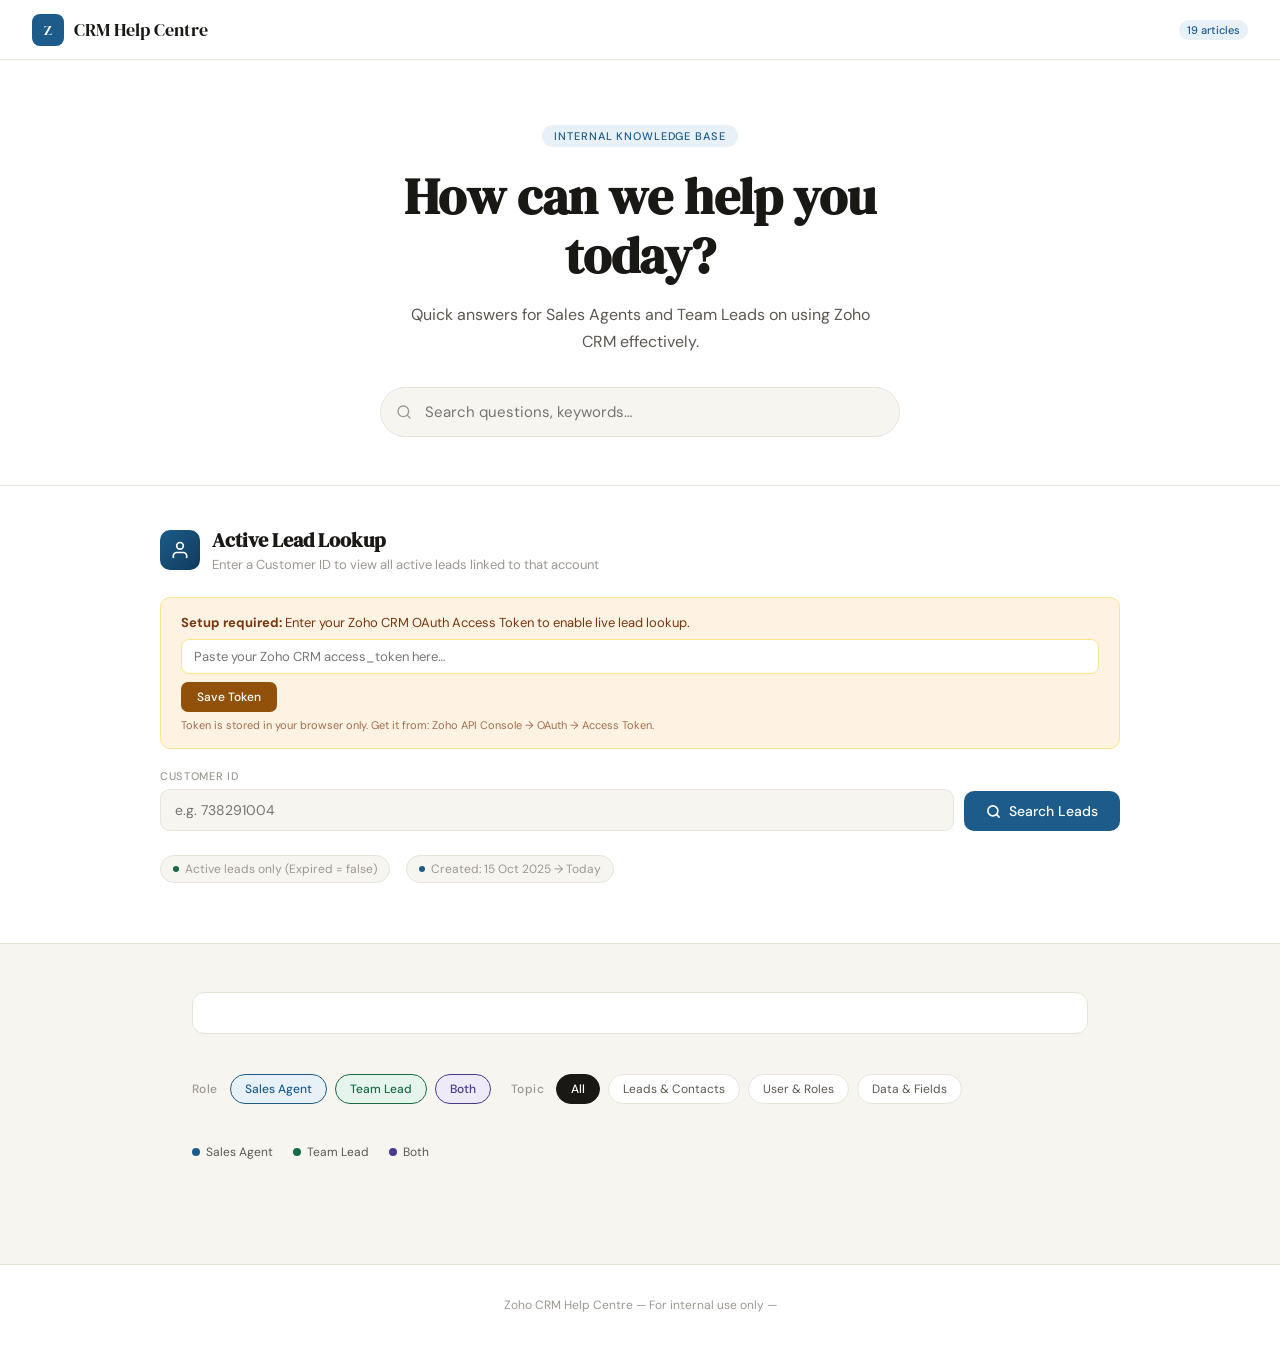
<file: faq (1).html>
<!DOCTYPE html>
<html lang="en">
<head>
<meta charset="UTF-8">
<meta name="viewport" content="width=device-width, initial-scale=1.0">
<title>Zoho CRM Help Centre</title>
<link href="https://fonts.googleapis.com/css2?family=DM+Serif+Display:ital@0;1&family=DM+Sans:wght@300;400;500&display=swap" rel="stylesheet">
<style>
  :root {
    --bg: #F7F5F0;
    --surface: #FFFFFF;
    --ink: #1A1814;
    --ink2: #5C5850;
    --ink3: #9C9890;
    --accent: #1D5C8A;
    --accent-light: #E8F1F8;
    --green: #1A6B45;
    --green-light: #E6F4EE;
    --purple: #4A3A8C;
    --purple-light: #EEEAF8;
    --border: #E8E4DC;
    --radius: 12px;
  }
  * { box-sizing: border-box; margin: 0; padding: 0; }
  body {
    font-family: 'DM Sans', sans-serif;
    background: var(--bg);
    color: var(--ink);
    min-height: 100vh;
  }

  /* NAV */
  nav {
    background: var(--surface);
    border-bottom: 1px solid var(--border);
    padding: 0 2rem;
    display: flex;
    align-items: center;
    justify-content: space-between;
    height: 60px;
    position: sticky;
    top: 0;
    z-index: 100;
  }
  .nav-brand {
    display: flex;
    align-items: center;
    gap: 10px;
    font-family: 'DM Serif Display', serif;
    font-size: 18px;
    color: var(--ink);
    text-decoration: none;
  }
  .nav-logo {
    width: 32px; height: 32px;
    background: var(--accent);
    border-radius: 8px;
    display: flex; align-items: center; justify-content: center;
    color: white; font-size: 14px; font-weight: 500;
  }
  .nav-badge {
    font-size: 11px; font-family: 'DM Sans', sans-serif;
    background: var(--accent-light); color: var(--accent);
    padding: 3px 8px; border-radius: 20px; font-weight: 500;
  }

  /* HERO */
  .hero {
    background: var(--surface);
    border-bottom: 1px solid var(--border);
    padding: 4rem 2rem 3rem;
    text-align: center;
  }
  .hero-tag {
    display: inline-block;
    font-size: 11px; font-weight: 500; letter-spacing: 0.08em;
    text-transform: uppercase; color: var(--accent);
    background: var(--accent-light);
    padding: 4px 12px; border-radius: 20px; margin-bottom: 1.25rem;
  }
  .hero h1 {
    font-family: 'DM Serif Display', serif;
    font-size: clamp(2rem, 5vw, 3.2rem);
    line-height: 1.15;
    color: var(--ink);
    margin-bottom: 1rem;
    max-width: 600px;
    margin-left: auto; margin-right: auto;
  }
  .hero p {
    font-size: 16px; color: var(--ink2);
    max-width: 480px; margin: 0 auto 2rem;
    line-height: 1.7;
  }
  .search-wrap {
    max-width: 520px;
    margin: 0 auto;
    position: relative;
  }
  .search-wrap svg {
    position: absolute; left: 16px; top: 50%;
    transform: translateY(-50%);
    color: var(--ink3);
  }
  #search {
    width: 100%;
    padding: 14px 16px 14px 44px;
    font-size: 15px;
    font-family: 'DM Sans', sans-serif;
    border: 1.5px solid var(--border);
    border-radius: 50px;
    background: var(--bg);
    color: var(--ink);
    outline: none;
    transition: border-color 0.2s, box-shadow 0.2s;
  }
  #search:focus {
    border-color: var(--accent);
    box-shadow: 0 0 0 3px rgba(29,92,138,0.1);
  }

  /* MAIN LAYOUT */
  .main {
    max-width: 960px;
    margin: 0 auto;
    padding: 3rem 2rem;
  }

  /* FILTERS */
  .filters-row {
    display: flex;
    flex-wrap: wrap;
    gap: 8px;
    margin-bottom: 2.5rem;
  }
  .filter-label {
    font-size: 12px; color: var(--ink3);
    align-self: center; margin-right: 4px;
    font-weight: 500; letter-spacing: 0.04em;
  }
  .chip {
    padding: 6px 14px;
    font-size: 12px; font-family: 'DM Sans', sans-serif;
    border: 1.5px solid var(--border);
    border-radius: 20px; cursor: pointer;
    background: var(--surface); color: var(--ink2);
    transition: all 0.15s; font-weight: 400;
    user-select: none;
  }
  .chip:hover { border-color: var(--ink3); }
  .chip.active-agent { background: var(--accent-light); color: var(--accent); border-color: var(--accent); font-weight: 500; }
  .chip.active-lead { background: var(--green-light); color: var(--green); border-color: var(--green); font-weight: 500; }
  .chip.active-both { background: var(--purple-light); color: var(--purple); border-color: var(--purple); font-weight: 500; }
  .chip.active-topic { background: var(--ink); color: white; border-color: var(--ink); font-weight: 500; }

  /* SECTION */
  .section { margin-bottom: 3rem; }
  .section-header {
    display: flex; align-items: center; gap: 12px;
    margin-bottom: 1rem;
  }
  .section-icon {
    width: 36px; height: 36px; border-radius: 10px;
    display: flex; align-items: center; justify-content: center;
    font-size: 16px; flex-shrink: 0;
  }
  .section-title {
    font-family: 'DM Serif Display', serif;
    font-size: 20px; color: var(--ink);
  }
  .section-count {
    font-size: 11px; color: var(--ink3);
    background: var(--bg); border: 1px solid var(--border);
    padding: 2px 8px; border-radius: 20px; margin-left: auto;
  }

  /* FAQ CARD */
  .faq-card {
    background: var(--surface);
    border: 1px solid var(--border);
    border-radius: var(--radius);
    margin-bottom: 8px;
    overflow: hidden;
    transition: box-shadow 0.2s;
  }
  .faq-card:hover { box-shadow: 0 2px 12px rgba(0,0,0,0.06); }
  .faq-q {
    display: flex; align-items: flex-start; gap: 12px;
    padding: 16px 20px; cursor: pointer;
  }
  .role-badge {
    flex-shrink: 0; margin-top: 1px;
    font-size: 9px; font-weight: 500; letter-spacing: 0.05em;
    padding: 3px 7px; border-radius: 4px; text-transform: uppercase;
  }
  .badge-agent { background: var(--accent-light); color: var(--accent); }
  .badge-lead { background: var(--green-light); color: var(--green); }
  .badge-both { background: var(--purple-light); color: var(--purple); }
  .faq-photo {
    width: 36px; height: 36px; border-radius: 8px;
    object-fit: cover; flex-shrink: 0; border: 1px solid var(--border);
  }
  .faq-photo-placeholder {
    width: 36px; height: 36px; border-radius: 8px;
    background: var(--bg); border: 1px solid var(--border);
    flex-shrink: 0; display: flex; align-items: center;
    justify-content: center; color: var(--ink3); font-size: 14px;
  }
  .faq-q-text {
    flex: 1;
    font-size: 15px; color: var(--ink); line-height: 1.5;
  }
  .faq-chevron {
    flex-shrink: 0; color: var(--ink3);
    transition: transform 0.25s; margin-top: 2px;
  }
  .faq-chevron.open { transform: rotate(180deg); }
  .faq-a {
    display: none;
    padding: 0 20px 18px 20px;
    border-top: 1px solid var(--border);
  }
  .faq-a.open { display: block; }
  .faq-a-inner {
    padding-top: 14px;
    font-size: 14px; color: var(--ink2); line-height: 1.8;
  }
  .faq-a-inner p { margin-bottom: 8px; }
  .faq-a-inner ul { margin: 8px 0 8px 18px; }
  .faq-a-inner li { margin-bottom: 6px; }
  .faq-a-inner code {
    font-family: monospace; font-size: 12px;
    background: var(--bg); padding: 1px 5px;
    border-radius: 4px; color: var(--ink);
    border: 1px solid var(--border);
  }
  .tip {
    margin-top: 12px; padding: 10px 14px;
    background: var(--accent-light);
    border-left: 3px solid var(--accent);
    border-radius: 0 8px 8px 0;
    font-size: 13px; color: var(--accent);
  }
  .faq-img-wrap {
    margin-top: 12px; border-radius: 8px; overflow: hidden;
    border: 1px solid var(--border);
  }
  .faq-img-wrap img {
    width: 100%; display: block;
    max-height: 260px; object-fit: cover;
  }

  /* NO RESULTS */
  .no-results {
    text-align: center; padding: 4rem 2rem;
    color: var(--ink3);
  }
  .no-results svg { margin-bottom: 1rem; opacity: 0.4; }
  .no-results p { font-size: 15px; }

  /* STATS BAR */
  .stats-bar {
    display: flex; gap: 1.5rem; flex-wrap: wrap;
    background: var(--surface);
    border: 1px solid var(--border);
    border-radius: var(--radius);
    padding: 1.25rem 1.5rem;
    margin-bottom: 2.5rem;
  }
  .stat { text-align: center; }
  .stat-num { font-family: 'DM Serif Display', serif; font-size: 28px; color: var(--ink); }
  .stat-label { font-size: 11px; color: var(--ink3); margin-top: 2px; text-transform: uppercase; letter-spacing: 0.06em; }

  /* LEGEND */
  .legend {
    display: flex; gap: 1.25rem; flex-wrap: wrap;
    margin-bottom: 1.5rem;
  }
  .legend-item { display: flex; align-items: center; gap: 6px; font-size: 12px; color: var(--ink2); }
  .legend-dot { width: 8px; height: 8px; border-radius: 50%; }

  footer {
    text-align: center; padding: 2rem;
    font-size: 12px; color: var(--ink3);
    border-top: 1px solid var(--border);
    background: var(--surface);
    margin-top: 2rem;
  }

  /* ── LEAD LOOKUP SECTION ── */
  .lookup-section {
    background: var(--surface);
    border-bottom: 1px solid var(--border);
    padding: 2.5rem 2rem;
  }
  .lookup-inner {
    max-width: 960px;
    margin: 0 auto;
  }
  .lookup-header {
    display: flex; align-items: center; gap: 12px;
    margin-bottom: 1.5rem;
  }
  .lookup-icon {
    width: 40px; height: 40px; border-radius: 10px;
    background: linear-gradient(135deg, #1D5C8A 0%, #0f3a5c 100%);
    display: flex; align-items: center; justify-content: center;
    flex-shrink: 0;
  }
  .lookup-header h2 {
    font-family: 'DM Serif Display', serif;
    font-size: 20px; color: var(--ink);
  }
  .lookup-header p {
    font-size: 13px; color: var(--ink3); margin-top: 2px;
  }
  .lookup-form {
    display: flex; gap: 10px; flex-wrap: wrap;
    align-items: flex-end; margin-bottom: 1.5rem;
  }
  .lookup-field {
    display: flex; flex-direction: column; gap: 6px;
    flex: 1; min-width: 200px;
  }
  .lookup-field label {
    font-size: 11px; font-weight: 500; color: var(--ink3);
    text-transform: uppercase; letter-spacing: 0.06em;
  }
  .lookup-input {
    padding: 11px 14px; font-size: 14px;
    font-family: 'DM Sans', sans-serif;
    border: 1.5px solid var(--border); border-radius: 10px;
    background: var(--bg); color: var(--ink); outline: none;
    transition: border-color 0.2s, box-shadow 0.2s;
  }
  .lookup-input:focus {
    border-color: var(--accent);
    box-shadow: 0 0 0 3px rgba(29,92,138,0.08);
  }
  .lookup-btn {
    padding: 11px 22px; background: var(--accent);
    color: white; border: none; border-radius: 10px;
    font-size: 14px; font-family: 'DM Sans', sans-serif;
    font-weight: 500; cursor: pointer;
    transition: opacity 0.15s, transform 0.1s;
    display: flex; align-items: center; gap: 8px;
    white-space: nowrap; align-self: flex-end;
  }
  .lookup-btn:hover { opacity: 0.88; }
  .lookup-btn:active { transform: scale(0.98); }
  .lookup-btn:disabled { opacity: 0.5; cursor: not-allowed; }
  .lookup-filter-row {
    display: flex; align-items: center; gap: 16px;
    margin-bottom: 1.25rem; flex-wrap: wrap;
  }
  .filter-info {
    font-size: 12px; color: var(--ink3);
    background: var(--bg); border: 1px solid var(--border);
    padding: 5px 12px; border-radius: 20px;
    display: flex; align-items: center; gap: 6px;
  }
  .filter-dot { width: 6px; height: 6px; border-radius: 50%; background: var(--green); }

  /* LEAD RESULTS */
  .lead-results { margin-top: 0.5rem; }
  .lead-results-header {
    display: flex; align-items: center; justify-content: space-between;
    margin-bottom: 1rem;
  }
  .results-title {
    font-size: 14px; font-weight: 500; color: var(--ink);
  }
  .results-count {
    font-size: 12px; color: var(--ink3);
    background: var(--bg); border: 1px solid var(--border);
    padding: 3px 10px; border-radius: 20px;
  }
  .lead-grid {
    display: grid;
    grid-template-columns: repeat(auto-fill, minmax(280px, 1fr));
    gap: 12px;
  }
  .lead-card {
    background: var(--bg);
    border: 1px solid var(--border);
    border-radius: var(--radius);
    padding: 1rem 1.125rem;
    transition: box-shadow 0.2s, border-color 0.2s;
    position: relative; overflow: hidden;
  }
  .lead-card::before {
    content: ''; position: absolute; left: 0; top: 0; bottom: 0;
    width: 3px; background: var(--accent);
    border-radius: 3px 0 0 3px;
  }
  .lead-card:hover {
    border-color: var(--accent);
    box-shadow: 0 2px 12px rgba(29,92,138,0.08);
  }
  .lead-card-top {
    display: flex; align-items: flex-start;
    justify-content: space-between; gap: 8px; margin-bottom: 10px;
  }
  .lead-name {
    font-size: 14px; font-weight: 500; color: var(--ink); line-height: 1.4;
  }
  .lead-company { font-size: 12px; color: var(--ink3); margin-top: 2px; }
  .lead-status-pill {
    flex-shrink: 0; font-size: 10px; font-weight: 500;
    padding: 3px 9px; border-radius: 20px; text-transform: uppercase;
    letter-spacing: 0.04em; white-space: nowrap;
  }
  .status-new { background: var(--accent-light); color: var(--accent); }
  .status-connected { background: var(--green-light); color: var(--green); }
  .status-attempted { background: #FEF3E2; color: #92510A; }
  .status-other { background: var(--bg); color: var(--ink3); border: 1px solid var(--border); }
  .lead-meta {
    display: grid; grid-template-columns: 1fr 1fr; gap: 6px;
    margin-top: 10px; padding-top: 10px;
    border-top: 1px solid var(--border);
  }
  .lead-meta-item { display: flex; flex-direction: column; gap: 2px; }
  .meta-label { font-size: 10px; color: var(--ink3); text-transform: uppercase; letter-spacing: 0.05em; }
  .meta-value { font-size: 12px; color: var(--ink2); }
  .meta-value.highlight { color: var(--accent); font-weight: 500; }

  /* LOOKUP STATES */
  .lookup-loading {
    text-align: center; padding: 2.5rem;
    color: var(--ink3); font-size: 14px;
  }
  .spinner {
    width: 28px; height: 28px; border: 2.5px solid var(--border);
    border-top-color: var(--accent); border-radius: 50%;
    animation: spin 0.7s linear infinite;
    margin: 0 auto 1rem;
  }
  @keyframes spin { to { transform: rotate(360deg); } }
  .lookup-empty {
    text-align: center; padding: 2.5rem;
    color: var(--ink3); font-size: 14px;
  }
  .lookup-empty svg { opacity: 0.3; margin-bottom: 10px; display: block; margin-left: auto; margin-right: auto; }
  .lookup-error {
    background: #FEF2F2; border: 1px solid #FECACA;
    border-radius: 10px; padding: 1rem 1.25rem;
    color: #991B1B; font-size: 13px; display: flex; gap: 10px; align-items: flex-start;
  }
  .lookup-token-wrap {
    margin-bottom: 1.25rem; padding: 1rem 1.25rem;
    background: #FEF3E2; border: 1px solid #FDE68A;
    border-radius: 10px; font-size: 13px; color: #78350F;
  }
  .lookup-token-wrap input {
    margin-top: 8px; width: 100%; padding: 8px 12px;
    font-size: 13px; font-family: 'DM Sans', sans-serif;
    border: 1.5px solid #FDE68A; border-radius: 8px;
    background: white; color: var(--ink); outline: none;
  }
  .token-save-btn {
    margin-top: 8px; padding: 7px 16px; background: #92510A;
    color: white; border: none; border-radius: 7px; font-size: 12px;
    font-family: 'DM Sans', sans-serif; cursor: pointer; font-weight: 500;
  }

  @media (max-width: 600px) {
    .hero { padding: 2.5rem 1rem 2rem; }
    .main { padding: 2rem 1rem; }
    nav { padding: 0 1rem; }
    .lookup-section { padding: 2rem 1rem; }
    .lead-grid { grid-template-columns: 1fr; }
    .lookup-form { flex-direction: column; }
    .lookup-btn { width: 100%; justify-content: center; }
  }
</style>
</head>
<body>

<nav>
  <a class="nav-brand" href="#">
    <div class="nav-logo">Z</div>
    CRM Help Centre
  </a>
  <span class="nav-badge" id="faq-count-badge">19 articles</span>
</nav>

<div class="hero">
  <div class="hero-tag">Internal Knowledge Base</div>
  <h1>How can we help you today?</h1>
  <p>Quick answers for Sales Agents and Team Leads on using Zoho CRM effectively.</p>
  <div class="search-wrap">
    <svg width="16" height="16" viewBox="0 0 24 24" fill="none" stroke="currentColor" stroke-width="2" stroke-linecap="round" stroke-linejoin="round"><circle cx="11" cy="11" r="8"/><path d="m21 21-4.35-4.35"/></svg>
    <input id="search" type="text" placeholder="Search questions, keywords…" oninput="filterFAQ()">
  </div>
</div>

<!-- ── LEAD LOOKUP SECTION ── -->
<div class="lookup-section">
  <div class="lookup-inner">

    <div class="lookup-header">
      <div class="lookup-icon">
        <svg width="20" height="20" viewBox="0 0 24 24" fill="none" stroke="white" stroke-width="2" stroke-linecap="round" stroke-linejoin="round"><path d="M20 21v-2a4 4 0 0 0-4-4H8a4 4 0 0 0-4 4v2"/><circle cx="12" cy="7" r="4"/></svg>
      </div>
      <div>
        <h2>Active Lead Lookup</h2>
        <p>Enter a Customer ID to view all active leads linked to that account</p>
      </div>
    </div>

    <!-- Token setup (only shown if no token saved) -->
    <div class="lookup-token-wrap" id="token-setup-wrap">
      <strong>Setup required:</strong> Enter your Zoho CRM OAuth Access Token to enable live lead lookup.
      <input type="password" id="zoho-token-input" placeholder="Paste your Zoho CRM access_token here…">
      <button class="token-save-btn" onclick="saveToken()">Save Token</button>
      <div style="margin-top:6px;font-size:11px;opacity:0.7">Token is stored in your browser only. Get it from: Zoho API Console → OAuth → Access Token.</div>
    </div>

    <div class="lookup-form">
      <div class="lookup-field">
        <label>Customer ID</label>
        <input class="lookup-input" id="customer-id-input" type="text" placeholder="e.g. 738291004" maxlength="40"
          onkeydown="if(event.key==='Enter')lookupLeads()">
      </div>
      <button class="lookup-btn" id="lookup-btn" onclick="lookupLeads()">
        <svg width="15" height="15" viewBox="0 0 24 24" fill="none" stroke="currentColor" stroke-width="2.5" stroke-linecap="round" stroke-linejoin="round"><circle cx="11" cy="11" r="8"/><path d="m21 21-4.35-4.35"/></svg>
        Search Leads
      </button>
    </div>

    <div class="lookup-filter-row">
      <div class="filter-info">
        <div class="filter-dot"></div>
        Active leads only (Expired = false)
      </div>
      <div class="filter-info">
        <div class="filter-dot" style="background:var(--accent)"></div>
        Created: 15 Oct 2025 → Today
      </div>
    </div>

    <div id="lead-results-wrap"></div>

  </div>
</div>

<div class="main">

  <div class="stats-bar" id="stats-bar"></div>

  <div class="filters-row">
    <span class="filter-label">Role</span>
    <div class="chip active-agent" id="chip-agent" onclick="toggleRole('agent',this)">Sales Agent</div>
    <div class="chip active-lead" id="chip-lead" onclick="toggleRole('lead',this)">Team Lead</div>
    <div class="chip active-both" id="chip-both" onclick="toggleRole('both',this)">Both</div>
    <span class="filter-label" style="margin-left:12px">Topic</span>
    <div class="chip active-topic" id="chip-all" data-topic="all" onclick="setTopic('all',this)">All</div>
    <div class="chip" id="chip-leads" data-topic="leads" onclick="setTopic('leads',this)">Leads & Contacts</div>
    <div class="chip" id="chip-users" data-topic="users" onclick="setTopic('users',this)">User & Roles</div>
    <div class="chip" id="chip-data" data-topic="data" onclick="setTopic('data',this)">Data & Fields</div>
  </div>

  <div class="legend">
    <div class="legend-item"><div class="legend-dot" style="background:var(--accent)"></div>Sales Agent</div>
    <div class="legend-item"><div class="legend-dot" style="background:var(--green)"></div>Team Lead</div>
    <div class="legend-item"><div class="legend-dot" style="background:var(--purple)"></div>Both</div>
  </div>

  <div id="faq-list"></div>
  <div class="no-results" id="no-results" style="display:none">
    <svg width="40" height="40" viewBox="0 0 24 24" fill="none" stroke="currentColor" stroke-width="1.5"><circle cx="11" cy="11" r="8"/><path d="m21 21-4.35-4.35"/></svg>
    <p>No questions match your search or filters.</p>
  </div>
</div>

<footer>Zoho CRM Help Centre &mdash; For internal use only &mdash; <span id="footer-count"></span></footer>

<script>
// Pre-fill Supabase defaults if not already set
const DEFAULT_SB_URL = 'https://lrccotdkoptqwehvsbvk.supabase.co';
const DEFAULT_SB_KEY = 'eyJhbGciOiJIUzI1NiIsInR5cCI6IkpXVCJ9.eyJpc3MiOiJzdXBhYmFzZSIsInJlZiI6ImxyY2NvdGRrb3B0cXdlaHZzYnZrIiwicm9sZSI6ImFub24iLCJpYXQiOjE3NzU2NDcyNjMsImV4cCI6MjA5MTIyMzI2M30.Za9MeR-E_W-x_7_eIGe6ZsQPDvMhBFN1SLlEcHRQPz4';
if (!localStorage.getItem('sb_url')) localStorage.setItem('sb_url', DEFAULT_SB_URL);
if (!localStorage.getItem('sb_key')) localStorage.setItem('sb_key', DEFAULT_SB_KEY);

// ── DATA ── loaded from admin panel via localStorage ──────────────────────────
const DEFAULT_FAQS = [
  {id:1,topic:"leads",role:"both",q:"How do I add a new lead in Zoho CRM?",a:`<p>Go to <code>Leads</code> in the top navigation bar, then click <strong>+ New Lead</strong>. Fill in required fields (marked with *) and click <strong>Save</strong>.</p><ul><li>Required fields: Last Name, Company, Lead Source</li><li>Import in bulk via <code>Leads → Import</code></li></ul><div class="tip">Always check for duplicates before creating a new lead using <em>Find & Merge Duplicates</em>.</div>`,photo:""},
  {id:2,topic:"leads",role:"agent",q:"How do I convert a lead to a contact or deal?",a:`<p>Open the lead record, click <strong>Convert</strong> at the top. You'll be prompted to create a Contact, Account, and/or Deal.</p><ul><li>Existing fields auto-map to the new records</li><li>The original lead is marked as <em>Converted</em></li></ul>`,photo:""},
  {id:3,topic:"leads",role:"agent",q:"How do I assign a lead to myself or another agent?",a:`<p>Open the lead record and find the <strong>Lead Owner</strong> field. Click the pencil icon and select the desired user.</p><div class="tip">Use <code>Leads → Mass Update</code> to reassign multiple leads at once.</div>`,photo:""},
  {id:4,topic:"leads",role:"lead",q:"How do I reassign leads in bulk across the team?",a:`<p>Go to <code>Leads</code>, select records via checkboxes, then click <strong>Actions → Mass Update</strong> and change the <em>Lead Owner</em> field.</p><ul><li>Only Manager or Admin roles can bulk reassign</li></ul>`,photo:""},
  {id:5,topic:"leads",role:"both",q:"How do I search for a specific contact or lead?",a:`<p>Use the <strong>global search bar</strong> (magnifying glass icon) at the top. For precise results, use <strong>Advanced Search</strong> inside the module.</p><ul><li>Save frequent searches as <em>Custom Views</em></li></ul>`,photo:""},
  {id:6,topic:"leads",role:"both",q:"What does each lead status mean?",a:`<p>Lead statuses track outreach progress:</p><ul><li><strong>New</strong> — not yet contacted</li><li><strong>Attempted to Contact</strong> — outreach sent, no reply</li><li><strong>Connected</strong> — successfully reached</li><li><strong>Junk Lead</strong> — irrelevant/spam</li><li><strong>Lost Lead</strong> — unresponsive or not interested</li></ul><div class="tip">Always update lead status after every interaction.</div>`,photo:""},
  {id:7,topic:"leads",role:"lead",q:"How do I set up a lead assignment rule?",a:`<p>Go to <code>Setup → Automation → Assignment Rules</code>, select the Leads module, and click <strong>New Rule</strong>. Define conditions and assign matching records to users or teams.</p>`,photo:""},
  {id:8,topic:"users",role:"lead",q:"How do I add a new user to our CRM?",a:`<p>Go to <code>Setup → Users & Control → Users</code> and click <strong>+ New User</strong>. Enter name, email, role, and profile, then save. An activation email is sent automatically.</p><div class="tip">Set the correct Role and Profile before saving — it controls access across the CRM.</div>`,photo:""},
  {id:9,topic:"users",role:"lead",q:"What is the difference between a Role and a Profile?",a:`<p><strong>Profile</strong> — controls what a user <em>can do</em> (create, edit, delete, export).</p><p><strong>Role</strong> — controls what data a user <em>can see</em> based on hierarchy.</p><ul><li>Example Profile: Sales Agent, Manager, Admin</li><li>Example Role: South India → Mumbai Agent</li></ul>`,photo:""},
  {id:10,topic:"users",role:"lead",q:"How do I change a user's role or profile?",a:`<p>Go to <code>Setup → Users & Control → Users</code>, click the user's name, then <strong>Edit</strong>. Update Role or Profile and save. Changes apply immediately.</p>`,photo:""},
  {id:11,topic:"users",role:"lead",q:"How do I deactivate a user who has left the team?",a:`<p>Go to <code>Setup → Users & Control → Users</code>, find the user and click <strong>More → Deactivate</strong>. Data is preserved. Reassign open leads/deals first.</p><div class="tip">Never delete a user — deactivating preserves all historical data for reports.</div>`,photo:""},
  {id:12,topic:"users",role:"both",q:"I can't see certain records — what should I do?",a:`<p>Record visibility is controlled by your Role. Options:</p><ul><li>Ask your Team Lead to share the record directly</li><li>Ask your Admin to review your Role permissions</li><li>Check if the record is in the correct module</li></ul>`,photo:""},
  {id:13,topic:"data",role:"agent",q:"How do I edit a field value in a lead or contact?",a:`<p>Open the record and click <strong>Edit</strong> (top-right), or double-click a field for inline editing. Update the field and click <strong>Save</strong>.</p><ul><li>Some fields may be locked by your profile</li><li>Required fields must be filled before saving</li></ul>`,photo:""},
  {id:14,topic:"data",role:"both",q:"What is a mandatory field and why can't I save without it?",a:`<p>Mandatory fields (marked with <code>*</code>) are required by your Admin to ensure data quality. The record can't be saved until all are filled.</p><p>If you don't have the information, use a placeholder like <em>Unknown</em> and update it later.</p>`,photo:""},
  {id:15,topic:"data",role:"both",q:"How do I log a call, email, or note on a record?",a:`<p>Open the lead or contact, scroll to <strong>Activities / Timeline</strong> and click:</p><ul><li><strong>Log a Call</strong> — record call details and outcome</li><li><strong>Send Email</strong> — compose and log an email</li><li><strong>Add Note</strong> — write an internal team note</li></ul><div class="tip">Always log interactions to prevent double-outreach and keep pipeline reports accurate.</div>`,photo:""},
  {id:16,topic:"data",role:"lead",q:"How do I create or customise a field in a module?",a:`<p>Go to <code>Setup → Customization → Modules & Fields</code>, select the module, click <strong>Fields → + New Field</strong>. Choose field type, configure it, save, and drag to position in the layout.</p>`,photo:""},
  {id:17,topic:"data",role:"lead",q:"How do I add or edit picklist (dropdown) values?",a:`<p>Go to <code>Setup → Customization → Modules & Fields</code>, select the module, click the picklist field and choose <strong>Edit</strong>. Scroll to <em>Picklist Values</em> to add, rename, or reorder.</p><div class="tip">Don't delete values already in use — mark them <em>inactive</em> instead.</div>`,photo:""},
  {id:18,topic:"data",role:"both",q:"How do I export data from Zoho CRM?",a:`<p>Go to the module, click <strong>Actions → Export</strong>. Choose fields and format (CSV or XLS). Only records visible to your role will be exported.</p>`,photo:""},
  {id:19,topic:"leads",role:"lead",q:"How do I create a team or group in Zoho CRM?",a:`<p>Go to <code>Setup → Users & Control → Groups</code> and click <strong>+ New Group</strong>. Name the group, select members, and save. Groups can be used in assignment rules and report filtering.</p>`,photo:""}
];

function loadFAQs() {
  try {
    const saved = localStorage.getItem('zoho_faqs');
    return saved ? JSON.parse(saved) : DEFAULT_FAQS;
  } catch(e) { return DEFAULT_FAQS; }
}

let faqs = loadFAQs();
let activeRoles = new Set(['agent','lead','both']);
let activeTopic = 'all';

const topicMeta = {
  leads: { label: 'Leads & Contacts', icon: '👤', color: '#1D5C8A', bg: '#E8F1F8' },
  users: { label: 'User & Role Management', icon: '🔐', color: '#1A6B45', bg: '#E6F4EE' },
  data: { label: 'Data Entry & Fields', icon: '📋', color: '#4A3A8C', bg: '#EEEAF8' }
};

function toggleRole(role, el) {
  if (activeRoles.has(role)) {
    if (activeRoles.size === 1) return;
    activeRoles.delete(role);
    el.className = 'chip';
  } else {
    activeRoles.add(role);
    el.className = `chip active-${role}`;
  }
  filterFAQ();
}

function setTopic(topic, el) {
  activeTopic = topic;
  document.querySelectorAll('[data-topic]').forEach(c => c.className = 'chip');
  el.className = 'chip active-topic';
  filterFAQ();
}

function filterFAQ() {
  const q = document.getElementById('search').value.toLowerCase();
  const container = document.getElementById('faq-list');
  const noRes = document.getElementById('no-results');

  const grouped = { leads: [], users: [], data: [] };
  faqs.forEach(f => {
    if (!activeRoles.has(f.role)) return;
    if (activeTopic !== 'all' && activeTopic !== f.topic) return;
    if (q && !f.q.toLowerCase().includes(q) && !f.a.toLowerCase().includes(q)) return;
    grouped[f.topic].push(f);
  });

  const keys = activeTopic === 'all' ? ['leads','users','data'] : [activeTopic];
  let html = '';
  let total = 0;

  keys.forEach(k => {
    if (!grouped[k] || !grouped[k].length) return;
    const m = topicMeta[k];
    total += grouped[k].length;
    html += `<div class="section">
      <div class="section-header">
        <div class="section-icon" style="background:${m.bg};color:${m.color}">${m.icon}</div>
        <span class="section-title">${m.label}</span>
        <span class="section-count">${grouped[k].length} article${grouped[k].length>1?'s':''}</span>
      </div>`;
    grouped[k].forEach(f => {
      const badgeClass = `badge-${f.role}`;
      const badgeLabel = f.role === 'agent' ? 'Agent' : f.role === 'lead' ? 'Team Lead' : 'Both';
      const photoHtml = f.photo
        ? `<img class="faq-photo" src="${f.photo}" alt="" onerror="this.style.display='none'">`
        : `<div class="faq-photo-placeholder">?</div>`;
      const imgSection = f.photo ? `<div class="faq-img-wrap"><img src="${f.photo}" alt="FAQ image"></div>` : '';
      html += `<div class="faq-card">
        <div class="faq-q" onclick="toggle(this)">
          ${photoHtml}
          <span class="role-badge ${badgeClass}">${badgeLabel}</span>
          <span class="faq-q-text">${f.q}</span>
          <svg class="faq-chevron" width="16" height="16" viewBox="0 0 24 24" fill="none" stroke="currentColor" stroke-width="2"><polyline points="6 9 12 15 18 9"/></svg>
        </div>
        <div class="faq-a">
          <div class="faq-a-inner">${f.a}${imgSection}</div>
        </div>
      </div>`;
    });
    html += `</div>`;
  });

  container.innerHTML = html;
  noRes.style.display = total === 0 ? 'block' : 'none';

  document.getElementById('faq-count-badge').textContent = `${total} article${total!==1?'s':''}`;
  document.getElementById('footer-count').textContent = `${total} article${total!==1?'s':''}`;
  renderStats(grouped, keys);
}

function renderStats(grouped, keys) {
  let total = 0, agents = 0, leads = 0, both = 0;
  keys.forEach(k => {
    (grouped[k]||[]).forEach(f => {
      total++;
      if(f.role==='agent') agents++;
      else if(f.role==='lead') leads++;
      else both++;
    });
  });
  document.getElementById('stats-bar').innerHTML = `
    <div class="stat"><div class="stat-num">${total}</div><div class="stat-label">Total Articles</div></div>
    <div class="stat"><div class="stat-num" style="color:var(--accent)">${agents}</div><div class="stat-label">Agent Tips</div></div>
    <div class="stat"><div class="stat-num" style="color:var(--green)">${leads}</div><div class="stat-label">Lead Tips</div></div>
    <div class="stat"><div class="stat-num" style="color:var(--purple)">${both}</div><div class="stat-label">Shared</div></div>
  `;
}

function toggle(el) {
  const ans = el.nextElementSibling;
  const chev = el.querySelector('.faq-chevron');
  ans.classList.toggle('open');
  chev.classList.toggle('open');
}

// Listen for updates from admin panel
window.addEventListener('storage', e => {
  if (e.key === 'zoho_faqs') { faqs = loadFAQs(); filterFAQ(); }
});


// ── LEAD LOOKUP ────────────────────────────────────────────────────────────────

function saveToken() {
  const t = document.getElementById('zoho-token-input').value.trim();
  if (!t) return;
  localStorage.setItem('zoho_access_token', t);
  document.getElementById('token-setup-wrap').style.display = 'none';
  showToast('Token saved. You can now search leads.');
}

function getToken() {
  return localStorage.getItem('zoho_access_token') || '';
}

function initTokenSetup() {
  const wrap = document.getElementById('token-setup-wrap');
  if (getToken()) {
    wrap.style.display = 'none';
  }
}

function showToast(msg) {
  let t = document.getElementById('lu-toast');
  if (!t) {
    t = document.createElement('div');
    t.id = 'lu-toast';
    t.style.cssText = 'position:fixed;bottom:24px;right:24px;background:#1A1814;color:white;padding:12px 20px;border-radius:10px;font-size:13px;z-index:999;transition:all 0.25s;opacity:0;transform:translateY(8px);pointer-events:none;font-family:DM Sans,sans-serif';
    document.body.appendChild(t);
  }
  t.textContent = msg;
  t.style.opacity = '1'; t.style.transform = 'translateY(0)';
  clearTimeout(t._timer);
  t._timer = setTimeout(() => { t.style.opacity = '0'; t.style.transform = 'translateY(8px)'; }, 3000);
}

function getStatusClass(status) {
  if (!status) return 'status-other';
  const s = status.toLowerCase();
  if (s === 'new') return 'status-new';
  if (s.includes('connect')) return 'status-connected';
  if (s.includes('attempt')) return 'status-attempted';
  return 'status-other';
}

function formatDate(dateStr) {
  if (!dateStr) return '—';
  try {
    return new Date(dateStr).toLocaleDateString('en-IN', { day: '2-digit', month: 'short', year: 'numeric' });
  } catch(e) { return dateStr; }
}

function renderLeadCard(lead) {
  const name = [lead.First_Name, lead.Last_Name].filter(Boolean).join(' ') || 'Unknown';
  const company = lead.Company || '—';
  const status = lead.Lead_Status || lead.Status || 'Unknown';
  const email = lead.Email || '—';
  const phone = lead.Phone || lead.Mobile || '—';
  const owner = lead.Owner ? (lead.Owner.name || lead.Owner) : '—';
  const created = formatDate(lead.Created_Time);
  const source = lead.Lead_Source || '—';
  const statusClass = getStatusClass(status);

  return `<div class="lead-card">
    <div class="lead-card-top">
      <div>
        <div class="lead-name">${name}</div>
        <div class="lead-company">${company}</div>
      </div>
      <span class="lead-status-pill ${statusClass}">${status}</span>
    </div>
    <div class="lead-meta">
      <div class="lead-meta-item">
        <span class="meta-label">Email</span>
        <span class="meta-value">${email}</span>
      </div>
      <div class="lead-meta-item">
        <span class="meta-label">Phone</span>
        <span class="meta-value">${phone}</span>
      </div>
      <div class="lead-meta-item">
        <span class="meta-label">Source</span>
        <span class="meta-value">${source}</span>
      </div>
      <div class="lead-meta-item">
        <span class="meta-label">Owner</span>
        <span class="meta-value highlight">${owner}</span>
      </div>
      <div class="lead-meta-item">
        <span class="meta-label">Created</span>
        <span class="meta-value">${created}</span>
      </div>
      <div class="lead-meta-item">
        <span class="meta-label">Lead ID</span>
        <span class="meta-value" style="font-size:11px">${lead.id || '—'}</span>
      </div>
    </div>
  </div>`;
}

async function lookupLeads() {
  const customerId = document.getElementById('customer-id-input').value.trim();
  if (!customerId) {
    document.getElementById('lead-results-wrap').innerHTML =
      `<div class="lookup-error"><span>⚠</span> Please enter a Customer ID to search.</div>`;
    return;
  }

  const token = getToken();
  if (!token) {
    document.getElementById('token-setup-wrap').style.display = 'block';
    document.getElementById('lead-results-wrap').innerHTML =
      `<div class="lookup-error"><span>🔑</span> No access token found. Please set up your Zoho CRM token above.</div>`;
    return;
  }

  const btn = document.getElementById('lookup-btn');
  btn.disabled = true;
  btn.innerHTML = `<div class="spinner" style="width:14px;height:14px;margin:0;border-width:2px"></div> Searching…`;

  document.getElementById('lead-results-wrap').innerHTML =
    `<div class="lookup-loading"><div class="spinner"></div>Fetching active leads for Customer ID <strong>${customerId}</strong>…</div>`;

  // Date filter: 15 Oct 2025 → today
  const fromDate = '2025-10-15T00:00:00+05:30';
  const toDate   = new Date().toISOString();

  // Zoho CRM COQL query with filters
  // Expired checkbox false, Created_Time in range, Customer_ID matches
  const coql = `SELECT id, First_Name, Last_Name, Company, Email, Phone, Mobile, Lead_Status, Lead_Source, Owner, Created_Time FROM Leads WHERE (Expired = false AND Created_Time >= '${fromDate}' AND Created_Time <= '${toDate}' AND Customer_ID = '${customerId}') LIMIT 50`;

  const BASE = 'https://www.zohoapis.in/crm/v6';

  try {
    const res = await fetch(`${BASE}/coql`, {
      method: 'POST',
      headers: {
        'Authorization': `Zoho-oauthtoken ${token}`,
        'Content-Type': 'application/json'
      },
      body: JSON.stringify({ select_query: coql })
    });

    btn.disabled = false;
    btn.innerHTML = `<svg width="15" height="15" viewBox="0 0 24 24" fill="none" stroke="currentColor" stroke-width="2.5" stroke-linecap="round" stroke-linejoin="round"><circle cx="11" cy="11" r="8"/><path d="m21 21-4.35-4.35"/></svg> Search Leads`;

    if (res.status === 401) {
      document.getElementById('lead-results-wrap').innerHTML =
        `<div class="lookup-error">⚠ Access token expired or invalid. Please update your token above.</div>`;
      document.getElementById('token-setup-wrap').style.display = 'block';
      return;
    }

    if (!res.ok) {
      const errData = await res.json().catch(() => ({}));
      const msg = errData?.message || `HTTP ${res.status}`;
      document.getElementById('lead-results-wrap').innerHTML =
        `<div class="lookup-error">⚠ Zoho API error: ${msg}</div>`;
      return;
    }

    const data = await res.json();
    const leads = data.data || [];

    if (!leads.length) {
      document.getElementById('lead-results-wrap').innerHTML = `
        <div class="lookup-empty">
          <svg width="36" height="36" viewBox="0 0 24 24" fill="none" stroke="currentColor" stroke-width="1.5"><path d="M20 21v-2a4 4 0 0 0-4-4H8a4 4 0 0 0-4 4v2"/><circle cx="12" cy="7" r="4"/></svg>
          <p>No active leads found for Customer ID <strong>${customerId}</strong></p>
          <p style="font-size:12px;margin-top:6px">Filters: Expired = false · Created 15 Oct 2025 → today</p>
        </div>`;
      return;
    }

    document.getElementById('lead-results-wrap').innerHTML = `
      <div class="lead-results">
        <div class="lead-results-header">
          <span class="results-title">Active leads for Customer ID: <strong>${customerId}</strong></span>
          <span class="results-count">${leads.length} lead${leads.length!==1?'s':''}</span>
        </div>
        <div class="lead-grid">${leads.map(renderLeadCard).join('')}</div>
      </div>`;

  } catch(err) {
    btn.disabled = false;
    btn.innerHTML = `<svg width="15" height="15" viewBox="0 0 24 24" fill="none" stroke="currentColor" stroke-width="2.5" stroke-linecap="round" stroke-linejoin="round"><circle cx="11" cy="11" r="8"/><path d="m21 21-4.35-4.35"/></svg> Search Leads`;

    // CORS fallback — build a deep-link to Zoho CRM search instead
    document.getElementById('lead-results-wrap').innerHTML = `
      <div class="lookup-error" style="flex-direction:column;gap:8px">
        <div>⚠ <strong>CORS restriction:</strong> Your browser is blocking direct API calls to Zoho CRM from a local file. This is normal when running the page locally.</div>
        <div style="font-size:12px;margin-top:4px">
          <strong>Options to fix:</strong><br>
          1. Host both files on a server (Netlify, GitHub Pages) — CORS will work with a proper domain.<br>
          2. Or <a href="https://crm.zoho.in/crm/org${customerId}/search?searchword=${encodeURIComponent(customerId)}&module=Leads" target="_blank" style="color:var(--accent)">open Zoho CRM search for this ID ↗</a>
        </div>
      </div>`;
  }
}

// Init on load
initTokenSetup();

</body>
</html>
</file>
